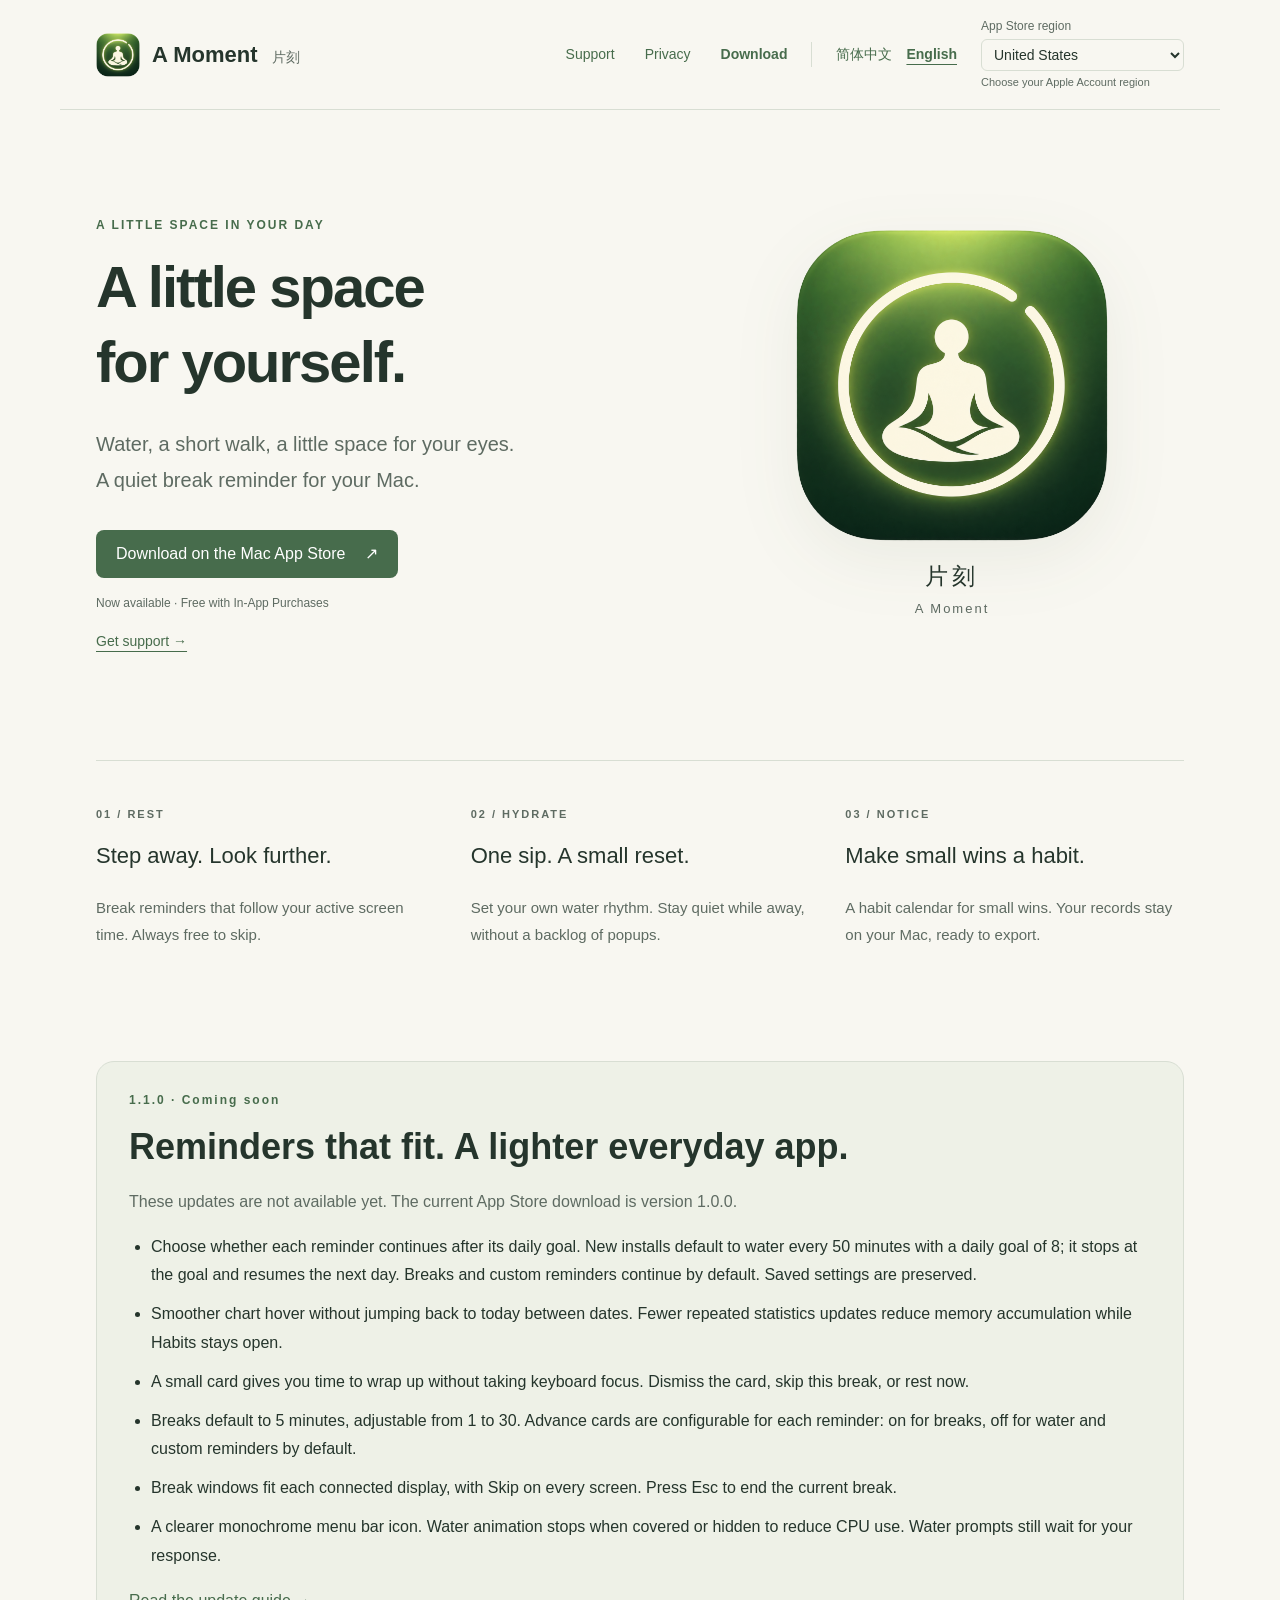
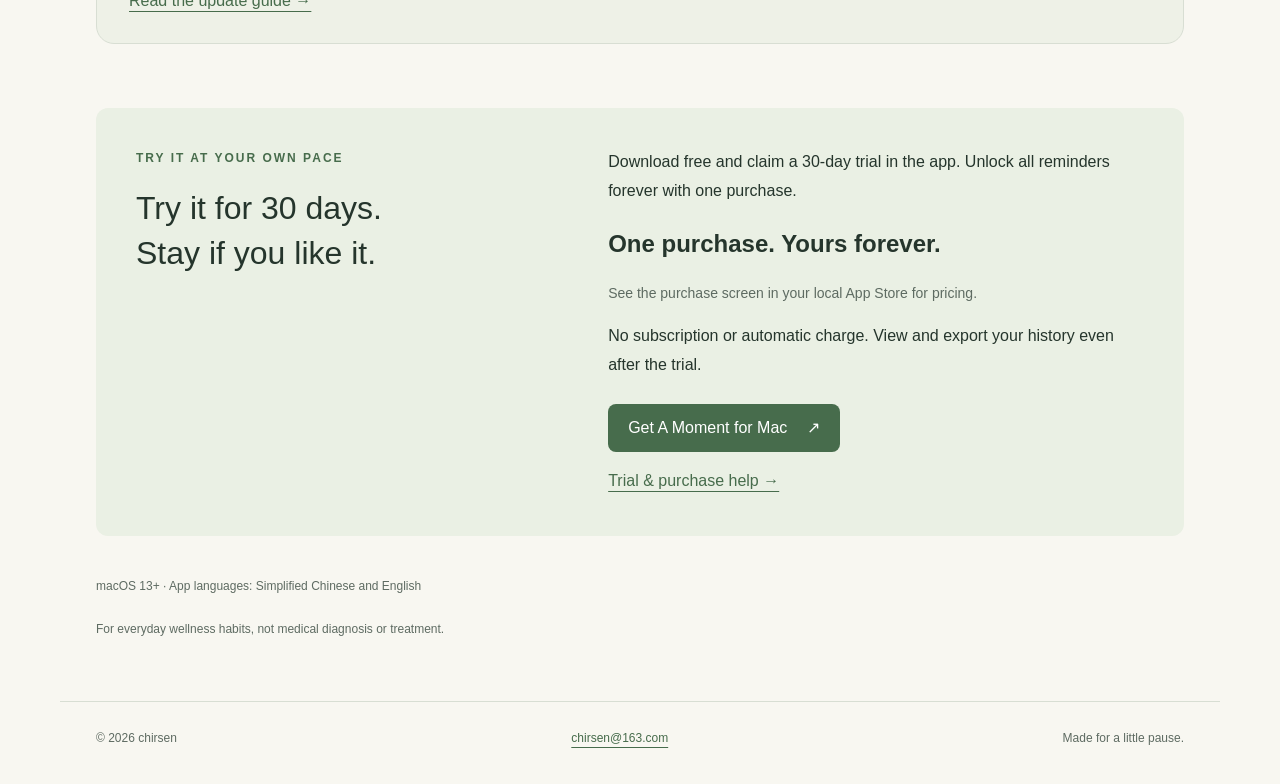
<file: index.html>
<!doctype html>
<html lang="zh-Hans"><head><meta charset="utf-8"><meta name="viewport" content="width=device-width, initial-scale=1">
<title>休息与喝水提醒 · 片刻 A Moment</title>
<meta name="title-zh" content="休息与喝水提醒 · 片刻 A Moment"><meta name="title-en" content="Rest &amp; Hydrate · A Moment">
<meta name="description" content="片刻 A Moment — Mac 休息与喝水提醒。Break and water reminders for your Mac. Support and privacy policy.">
<link rel="icon" href="icon.png"><link rel="stylesheet" href="style.css?v=20261116"><script src="language.js?v=20261115"></script></head>
<body><a class="skip" href="#main"><span data-copy="zh" lang="zh-Hans">跳至内容</span><span data-copy="en" lang="en">Skip to content</span></a>
<header><a class="brand" href="index.html"><img src="icon.png" alt="" width="44" height="44"><span><span data-copy="zh" lang="zh-Hans">片刻 <small>A Moment</small></span><span data-copy="en" lang="en">A Moment <small>片刻</small></span></span></a>
<div class="header-links"><nav aria-label="主导航 / Navigation"><a href="support.html"><span data-copy="zh" lang="zh-Hans">支持</span><span data-copy="en" lang="en">Support</span></a><a href="privacy.html"><span data-copy="zh" lang="zh-Hans">隐私</span><span data-copy="en" lang="en">Privacy</span></a><a class="download-link" data-app-store href="https://apps.apple.com/cn/app/id6830665862?mt=12"><span data-copy="zh" lang="zh-Hans">下载</span><span data-copy="en" lang="en">Download</span></a></nav><nav class="language-picker" aria-label="语言 / Language"><a href="?lang=zh" data-language="zh" lang="zh-Hans">简体中文</a><a href="?lang=en" data-language="en" lang="en">English</a></nav><label class="store-picker"><span data-copy="zh" lang="zh-Hans">App Store 地区</span><span data-copy="en" lang="en">App Store region</span><select id="store-region" aria-describedby="store-region-help">
<option value="cn">中国大陆 / China mainland</option><option value="us">United States</option><option value="jp">日本 / Japan</option><option value="kr">대한민국 / South Korea</option><option value="vn">Việt Nam / Vietnam</option><option value="th">ไทย / Thailand</option>
</select><small id="store-region-help"><span data-copy="zh" lang="zh-Hans">请选择 Apple 账户所在地区</span><span data-copy="en" lang="en">Choose your Apple Account region</span></small></label></div></header>
<main id="main"><section class="hero"><div><p class="eyebrow">A LITTLE SPACE IN YOUR DAY</p>
<h1><span data-copy="zh" lang="zh-Hans">忙碌之间，<br>给自己片刻。</span><span data-copy="en" lang="en">A little space<br>for yourself.</span></h1><p class="intro"><span data-copy="zh" lang="zh-Hans">喝口水，走一走，看看远处。<br>一个安静待在 Mac 上的休息提醒。</span><span data-copy="en" lang="en">Water, a short walk, a little space for your eyes.<br>A quiet break reminder for your Mac.</span></p>
<div class="actions"><a class="button" data-app-store href="https://apps.apple.com/cn/app/id6830665862?mt=12"><span class="button-copy"><span data-copy="zh" lang="zh-Hans">在 Mac App Store 下载</span><span data-copy="en" lang="en">Download on the Mac App Store</span></span><span aria-hidden="true">↗</span></a><span class="release"><span data-copy="zh" lang="zh-Hans">现已上架 · 免费下载，含 App 内购买</span><span data-copy="en" lang="en">Now available · Free with In-App Purchases</span></span><a class="support-link" href="support.html"><span data-copy="zh" lang="zh-Hans">使用帮助 →</span><span data-copy="en" lang="en">Get support →</span></a></div></div>
<div class="app-mark"><img src="icon.png" alt="片刻的缺口光环图标 / A Moment app icon" width="320" height="320"><p>片刻 <span>A Moment</span></p></div></section>
<section class="details" aria-label="功能 / Features"><article><p class="number">01 / REST</p><h2><span data-copy="zh" lang="zh-Hans">停一停，远眺一下。</span><span data-copy="en" lang="en">Step away. Look further.</span></h2><p><span data-copy="zh" lang="zh-Hans">按电脑活跃时间提醒休息。半透明的休息界面，随时可以跳过。</span><span data-copy="en" lang="en">Break reminders that follow your active screen time. Always free to skip.</span></p></article>
<article><p class="number">02 / HYDRATE</p><h2><span data-copy="zh" lang="zh-Hans">记得喝口水。</span><span data-copy="en" lang="en">One sip. A small reset.</span></h2><p><span data-copy="zh" lang="zh-Hans">按自己的节奏设置间隔。离开电脑时保持安静，回来不补弹。</span><span data-copy="en" lang="en">Set your own water rhythm. Stay quiet while away, without a backlog of popups.</span></p></article>
<article><p class="number">03 / NOTICE</p><h2><span data-copy="zh" lang="zh-Hans">看见小小的坚持。</span><span data-copy="en" lang="en">Make small wins a habit.</span></h2><p><span data-copy="zh" lang="zh-Hans">习惯日历留住每一次完成。记录保存在 Mac，随时导出备份。</span><span data-copy="en" lang="en">A habit calendar for small wins. Your records stay on your Mac, ready to export.</span></p></article></section>
<section class="release-update" aria-label="版本更新 / Version update"><p class="eyebrow"><span data-copy="zh" lang="zh-Hans">1.1.0 · 待发布</span><span data-copy="en" lang="en">1.1.0 · Coming soon</span></p>
<h2><span data-copy="zh" lang="zh-Hans">提醒更合适，使用更轻量。</span><span data-copy="en" lang="en">Reminders that fit. A lighter everyday app.</span></h2>
<p><span data-copy="zh" lang="zh-Hans">以下更新尚未上架，当前商店下载仍为 1.0.0。</span><span data-copy="en" lang="en">These updates are not available yet. The current App Store download is version 1.0.0.</span></p>
<ul><li><span data-copy="zh" lang="zh-Hans">每条提醒可设置达标后是否继续。新安装时喝水默认每 50 分钟提醒、每日目标 8 次，达标后当天停止，次日恢复；休息与自定义默认继续。已有设置保留。</span><span data-copy="en" lang="en">Choose whether each reminder continues after its daily goal. New installs default to water every 50 minutes with a daily goal of 8; it stops at the goal and resumes the next day. Breaks and custom reminders continue by default. Saved settings are preserved.</span></li>
<li><span data-copy="zh" lang="zh-Hans">图表横向悬停更连贯，日期之间不再闪回今天；减少统计页重复刷新与长时间打开时的内存累积。</span><span data-copy="en" lang="en">Smoother chart hover without jumping back to today between dates. Fewer repeated statistics updates reduce memory accumulation while Habits stays open.</span></li>
<li><span data-copy="zh" lang="zh-Hans">休息前先出现不抢焦点的小卡片。关闭表示知道了，跳过取消本轮，也可立即休息。</span><span data-copy="en" lang="en">A small card gives you time to wrap up without taking keyboard focus. Dismiss the card, skip this break, or rest now.</span></li>
<li><span data-copy="zh" lang="zh-Hans">休息默认 5 分钟，可设为 1–30 分钟。提前小卡片按提醒配置：走动远眺默认开，喝水和自定义默认关。</span><span data-copy="en" lang="en">Breaks default to 5 minutes, adjustable from 1 to 30. Advance cards are configurable for each reminder: on for breaks, off for water and custom reminders by default.</span></li>
<li><span data-copy="zh" lang="zh-Hans">外接屏幕时，休息界面按各屏尺寸适配，每块屏幕都能跳过；按 Esc 也能结束本轮休息。</span><span data-copy="en" lang="en">Break windows fit each connected display, with Skip on every screen. Press Esc to end the current break.</span></li>
<li><span data-copy="zh" lang="zh-Hans">更清晰的单色菜单栏图标；喝水动画在窗口被遮挡或收起后停止，降低 CPU 占用。喝水提示继续等待你手动回应。</span><span data-copy="en" lang="en">A clearer monochrome menu bar icon. Water animation stops when covered or hidden to reduce CPU use. Water prompts still wait for your response.</span></li></ul>
<a href="support.html"><span data-copy="zh" lang="zh-Hans">查看更新使用说明 →</span><span data-copy="en" lang="en">Read the update guide →</span></a></section>
<section class="pricing"><div><p class="eyebrow">TRY IT AT YOUR OWN PACE</p><h2><span data-copy="zh" lang="zh-Hans">先体验 30 天，<br>喜欢再留下。</span><span data-copy="en" lang="en">Try it for 30 days.<br>Stay if you like it.</span></h2></div><div><p><span data-copy="zh" lang="zh-Hans">免费下载，在应用内领取 30 天完整试用。到期后，一次购买即可永久解锁全部提醒。</span><span data-copy="en" lang="en">Download free and claim a 30-day trial in the app. Unlock all reminders forever with one purchase.</span></p><p class="price"><span data-copy="zh" lang="zh-Hans">一次购买，永久解锁</span><span data-copy="en" lang="en">One purchase. Yours forever.</span></p><p class="local-price"><span data-copy="zh" lang="zh-Hans">价格以你所在地区 App Store 的购买页面为准。</span><span data-copy="en" lang="en">See the purchase screen in your local App Store for pricing.</span></p><p><span data-copy="zh" lang="zh-Hans">不订阅，不自动扣款。试用结束后仍可查看和导出历史。</span><span data-copy="en" lang="en">No subscription or automatic charge. View and export your history even after the trial.</span></p><div class="actions"><a class="button" data-app-store href="https://apps.apple.com/cn/app/id6830665862?mt=12"><span class="button-copy"><span data-copy="zh" lang="zh-Hans">下载片刻，开始体验</span><span data-copy="en" lang="en">Get A Moment for Mac</span></span><span aria-hidden="true">↗</span></a><a href="support.html"><span data-copy="zh" lang="zh-Hans">试用与购买帮助 →</span><span data-copy="en" lang="en">Trial &amp; purchase help →</span></a></div></div></section>
<p class="note"><span data-copy="zh" lang="zh-Hans">macOS 13+ · App 支持简体中文和英语</span><span data-copy="en" lang="en">macOS 13+ · App languages: Simplified Chinese and English</span><br><span data-copy="zh" lang="zh-Hans">用于日常健康习惯提醒，不提供医学诊断或治疗建议。</span><span data-copy="en" lang="en">For everyday wellness habits, not medical diagnosis or treatment.</span></p></main>
<footer><span>© 2026 chirsen</span><a href="mailto:chirsen@163.com">chirsen@163.com</a><span>Made for a little pause.</span></footer>
</body></html>
</file>
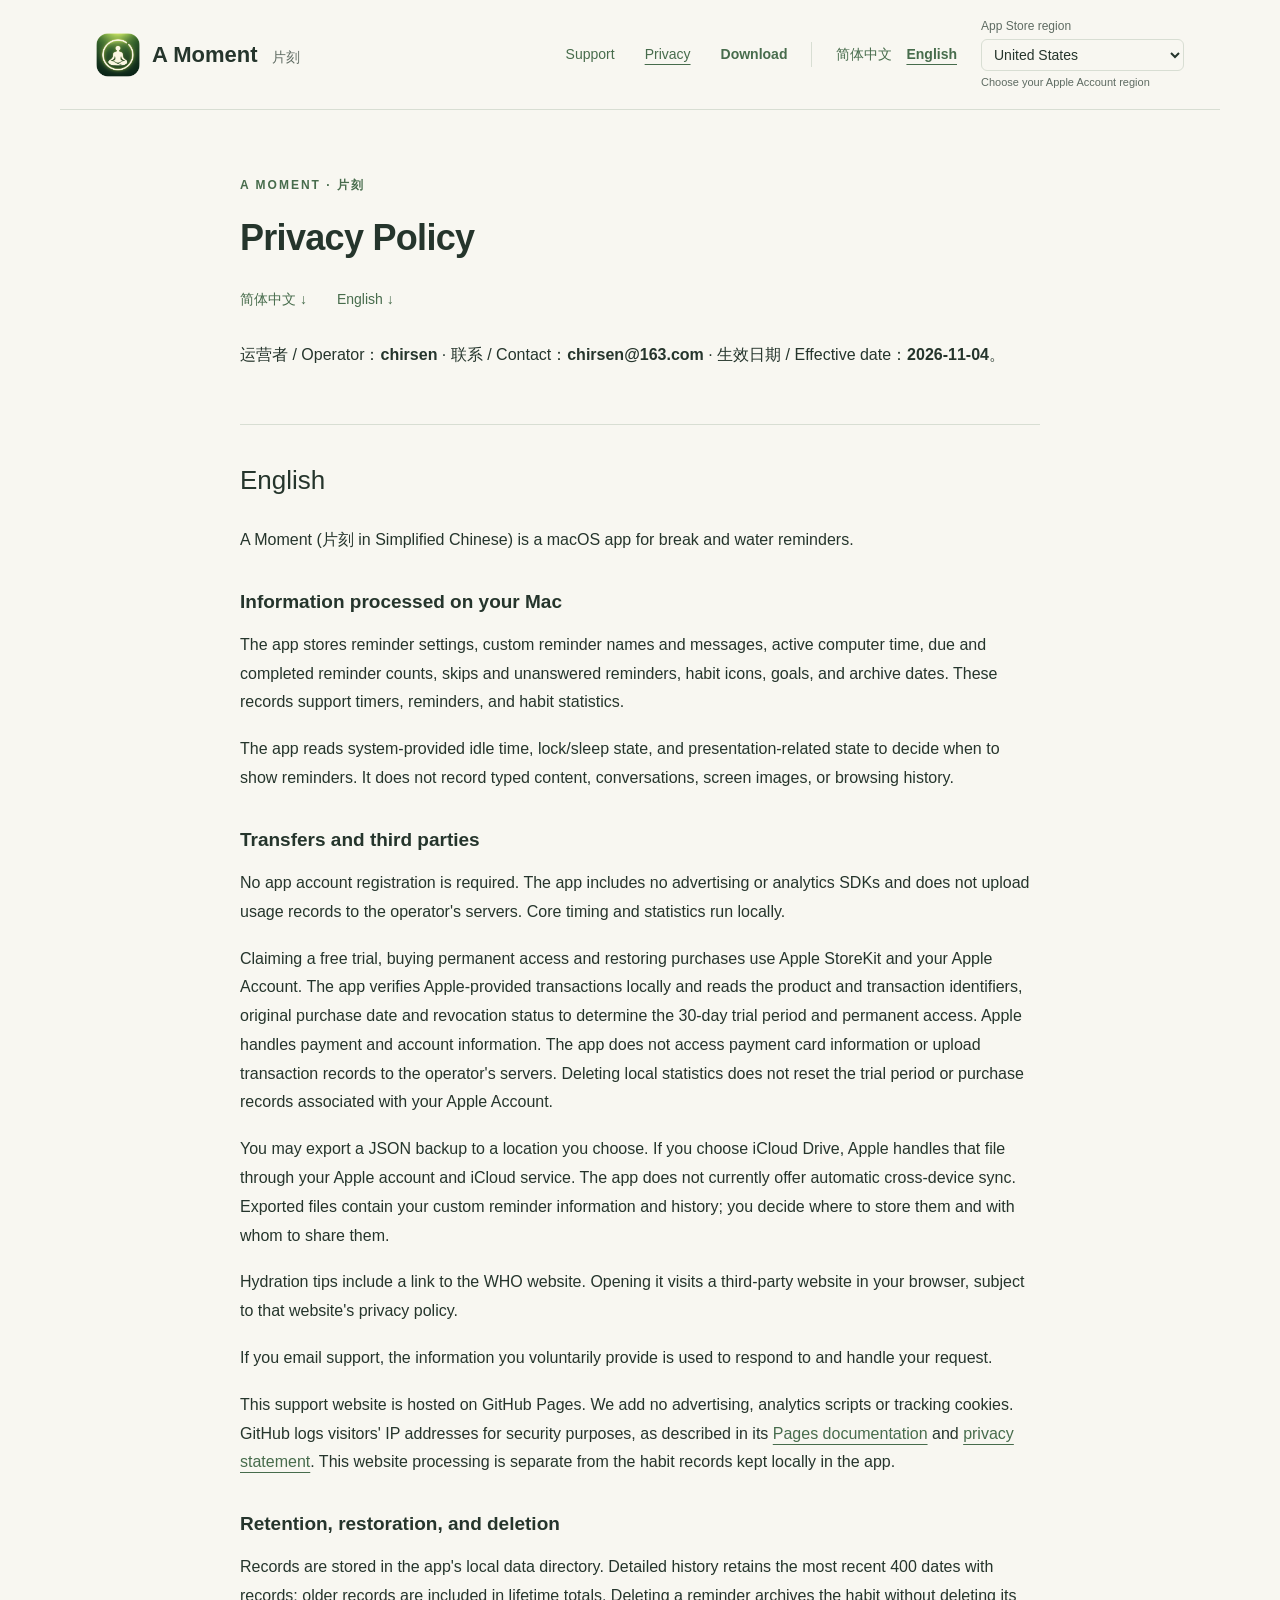
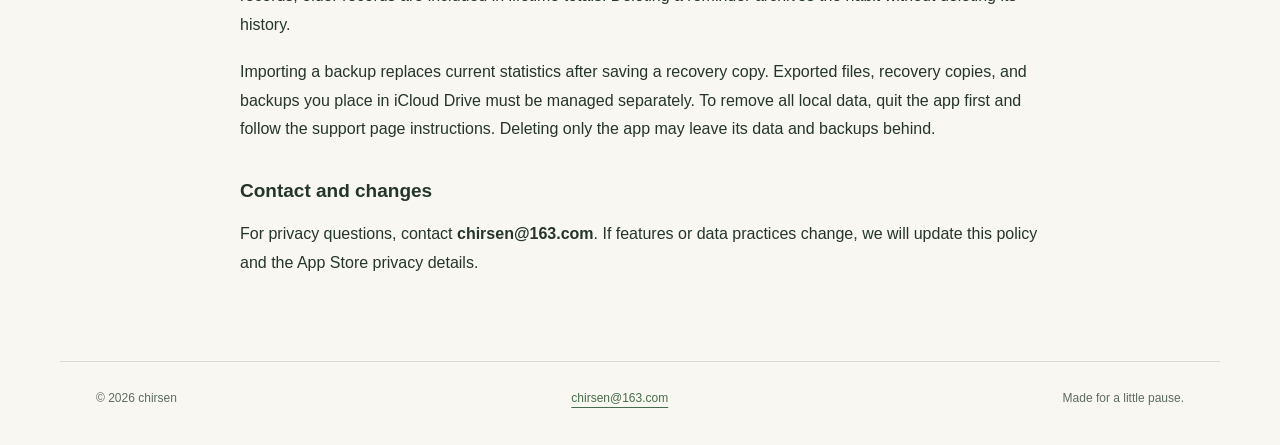
<file: privacy.html>
<!doctype html>
<html lang="zh-Hans"><head><meta charset="utf-8"><meta name="viewport" content="width=device-width, initial-scale=1">
<title>隐私政策 · 片刻 A Moment</title>
<meta name="title-zh" content="隐私政策 · 片刻 A Moment"><meta name="title-en" content="Privacy Policy · A Moment">
<meta name="description" content="片刻 A Moment — Mac 休息与喝水提醒。Break and water reminders for your Mac. Support and privacy policy.">
<link rel="icon" href="icon.png"><link rel="stylesheet" href="style.css?v=20261116"><script src="language.js?v=20261115"></script></head>
<body><a class="skip" href="#main"><span data-copy="zh" lang="zh-Hans">跳至内容</span><span data-copy="en" lang="en">Skip to content</span></a>
<header><a class="brand" href="index.html"><img src="icon.png" alt="" width="44" height="44"><span><span data-copy="zh" lang="zh-Hans">片刻 <small>A Moment</small></span><span data-copy="en" lang="en">A Moment <small>片刻</small></span></span></a>
<div class="header-links"><nav aria-label="主导航 / Navigation"><a href="support.html"><span data-copy="zh" lang="zh-Hans">支持</span><span data-copy="en" lang="en">Support</span></a><a href="privacy.html" aria-current="page"><span data-copy="zh" lang="zh-Hans">隐私</span><span data-copy="en" lang="en">Privacy</span></a><a class="download-link" data-app-store href="https://apps.apple.com/cn/app/id6830665862?mt=12"><span data-copy="zh" lang="zh-Hans">下载</span><span data-copy="en" lang="en">Download</span></a></nav><nav class="language-picker" aria-label="语言 / Language"><a href="?lang=zh" data-language="zh" lang="zh-Hans">简体中文</a><a href="?lang=en" data-language="en" lang="en">English</a></nav><label class="store-picker"><span data-copy="zh" lang="zh-Hans">App Store 地区</span><span data-copy="en" lang="en">App Store region</span><select id="store-region" aria-describedby="store-region-help">
<option value="cn">中国大陆 / China mainland</option><option value="us">United States</option><option value="jp">日本 / Japan</option><option value="kr">대한민국 / South Korea</option><option value="vn">Việt Nam / Vietnam</option><option value="th">ไทย / Thailand</option>
</select><small id="store-region-help"><span data-copy="zh" lang="zh-Hans">请选择 Apple 账户所在地区</span><span data-copy="en" lang="en">Choose your Apple Account region</span></small></label></div></header>
<main id="main"><div class="document"><p class="eyebrow">A MOMENT · 片刻</p><h1><span data-copy="zh" lang="zh-Hans">隐私政策</span><span data-copy="en" lang="en">Privacy Policy</span></h1><nav class="languages" aria-label="文档语言 / Document language"><a href="#zh">简体中文 ↓</a><a href="#en">English ↓</a></nav><p>运营者 / Operator：<strong>chirsen</strong> · 联系 / Contact：<strong>chirsen@163.com</strong> · 生效日期 / Effective date：<strong>2026-11-04</strong>。</p>
<section id="zh" lang="zh" data-copy="zh"><h2>简体中文</h2>
<p>片刻（英文名称 A Moment）是一款 macOS 休息与喝水提醒应用。</p>
<h3>本地处理的信息</h3>
<p>应用在本机保存提醒设置、自定义提醒名称与内容、使用电脑的活跃时长、提醒到点与完成次数、跳过和未回应次数、习惯图标、目标及归档时间。这些信息用于计时、展示提醒和习惯统计。</p>
<p>应用读取系统提供的空闲时间、屏幕锁定/睡眠状态及演示相关状态，以决定何时提醒；不会记录键盘输入的内容、聊天文字、屏幕图像或浏览历史。</p>
<h3>数据传输与第三方</h3>
<p>应用无需注册账号，不包含广告或分析 SDK，也不会把使用记录传到运营者服务器。核心计时与统计在本机完成。</p>
<p>领取免费试用、购买永久解锁和恢复购买通过 Apple StoreKit 处理，需要使用 Apple 账户。应用在本机验证 Apple 提供的交易凭证，并读取商品标识、交易标识、原始购买日期及撤销状态，用于判断 30 天试用期限和永久使用权限。付款及账户信息由 Apple 处理，应用不读取银行卡信息，也不将交易记录上传至运营者服务器。删除本机统计不会重置 Apple 账户的试用期限或购买记录。</p>
<p>你可以主动选择文件位置导出 JSON 备份。若选择 iCloud Drive，文件由你的 Apple 账号与 iCloud 服务处理；应用目前不提供多设备自动同步。导出的文件包含你的自定义提醒信息与历史数据，请自行决定保存与分享对象。</p>
<p>饮水提示中提供 WHO 网站链接。主动打开链接后，由浏览器访问第三方网站，该网站适用其自身的隐私政策。</p>
<p>若主动联系支持邮箱，你提供的邮件内容和联系信息仅用于回复与处理你的请求。</p>
<p>本支持网站由 GitHub Pages 托管，不添加广告、分析脚本或追踪 Cookie。GitHub 会为安全目的记录访问者 IP 地址，详见 <a href="https://docs.github.com/en/pages/getting-started-with-github-pages/what-is-github-pages">GitHub Pages 说明</a>及 <a href="https://docs.github.com/en/site-policy/privacy-policies/github-general-privacy-statement">GitHub 隐私声明</a>。这与应用内本地保存的习惯记录分开处理。</p>
<h3>保存、恢复与删除</h3>
<p>数据保存在本机应用数据目录中。近期明细保留最近 400 个有记录日期，更早数据汇入累计。删除提醒会将对应习惯归档，不会自动删除历史记录。</p>
<p>导入备份会替换当前统计，并先保存一份恢复副本。导出文件、恢复副本以及自行存入 iCloud Drive 的备份需要你分别管理。需要删除本机全部数据时，请先退出应用，并参考支持页面的数据删除步骤；仅删除 App 本体不一定删除数据或备份。</p>
<h3>联系与更新</h3>
<p>隐私问题请联系 <strong>chirsen@163.com</strong>。若功能或数据处理方式改变，我们会更新本政策与商店隐私说明。</p>
</section>
<section id="en" lang="en" data-copy="en"><h2>English</h2>
<p>A Moment (片刻 in Simplified Chinese) is a macOS app for break and water reminders.</p>
<h3>Information processed on your Mac</h3>
<p>The app stores reminder settings, custom reminder names and messages, active computer time, due and completed reminder counts, skips and unanswered reminders, habit icons, goals, and archive dates. These records support timers, reminders, and habit statistics.</p>
<p>The app reads system-provided idle time, lock/sleep state, and presentation-related state to decide when to show reminders. It does not record typed content, conversations, screen images, or browsing history.</p>
<h3>Transfers and third parties</h3>
<p>No app account registration is required. The app includes no advertising or analytics SDKs and does not upload usage records to the operator&#x27;s servers. Core timing and statistics run locally.</p>
<p>Claiming a free trial, buying permanent access and restoring purchases use Apple StoreKit and your Apple Account. The app verifies Apple-provided transactions locally and reads the product and transaction identifiers, original purchase date and revocation status to determine the 30-day trial period and permanent access. Apple handles payment and account information. The app does not access payment card information or upload transaction records to the operator&#x27;s servers. Deleting local statistics does not reset the trial period or purchase records associated with your Apple Account.</p>
<p>You may export a JSON backup to a location you choose. If you choose iCloud Drive, Apple handles that file through your Apple account and iCloud service. The app does not currently offer automatic cross-device sync. Exported files contain your custom reminder information and history; you decide where to store them and with whom to share them.</p>
<p>Hydration tips include a link to the WHO website. Opening it visits a third-party website in your browser, subject to that website&#x27;s privacy policy.</p>
<p>If you email support, the information you voluntarily provide is used to respond to and handle your request.</p>
<p>This support website is hosted on GitHub Pages. We add no advertising, analytics scripts or tracking cookies. GitHub logs visitors&#x27; IP addresses for security purposes, as described in its <a href="https://docs.github.com/en/pages/getting-started-with-github-pages/what-is-github-pages">Pages documentation</a> and <a href="https://docs.github.com/en/site-policy/privacy-policies/github-general-privacy-statement">privacy statement</a>. This website processing is separate from the habit records kept locally in the app.</p>
<h3>Retention, restoration, and deletion</h3>
<p>Records are stored in the app&#x27;s local data directory. Detailed history retains the most recent 400 dates with records; older records are included in lifetime totals. Deleting a reminder archives the habit without deleting its history.</p>
<p>Importing a backup replaces current statistics after saving a recovery copy. Exported files, recovery copies, and backups you place in iCloud Drive must be managed separately. To remove all local data, quit the app first and follow the support page instructions. Deleting only the app may leave its data and backups behind.</p>
<h3>Contact and changes</h3>
<p>For privacy questions, contact <strong>chirsen@163.com</strong>. If features or data practices change, we will update this policy and the App Store privacy details.</p>
</section></div></main>
<footer><span>© 2026 chirsen</span><a href="mailto:chirsen@163.com">chirsen@163.com</a><span>Made for a little pause.</span></footer>
</body></html>
</file>
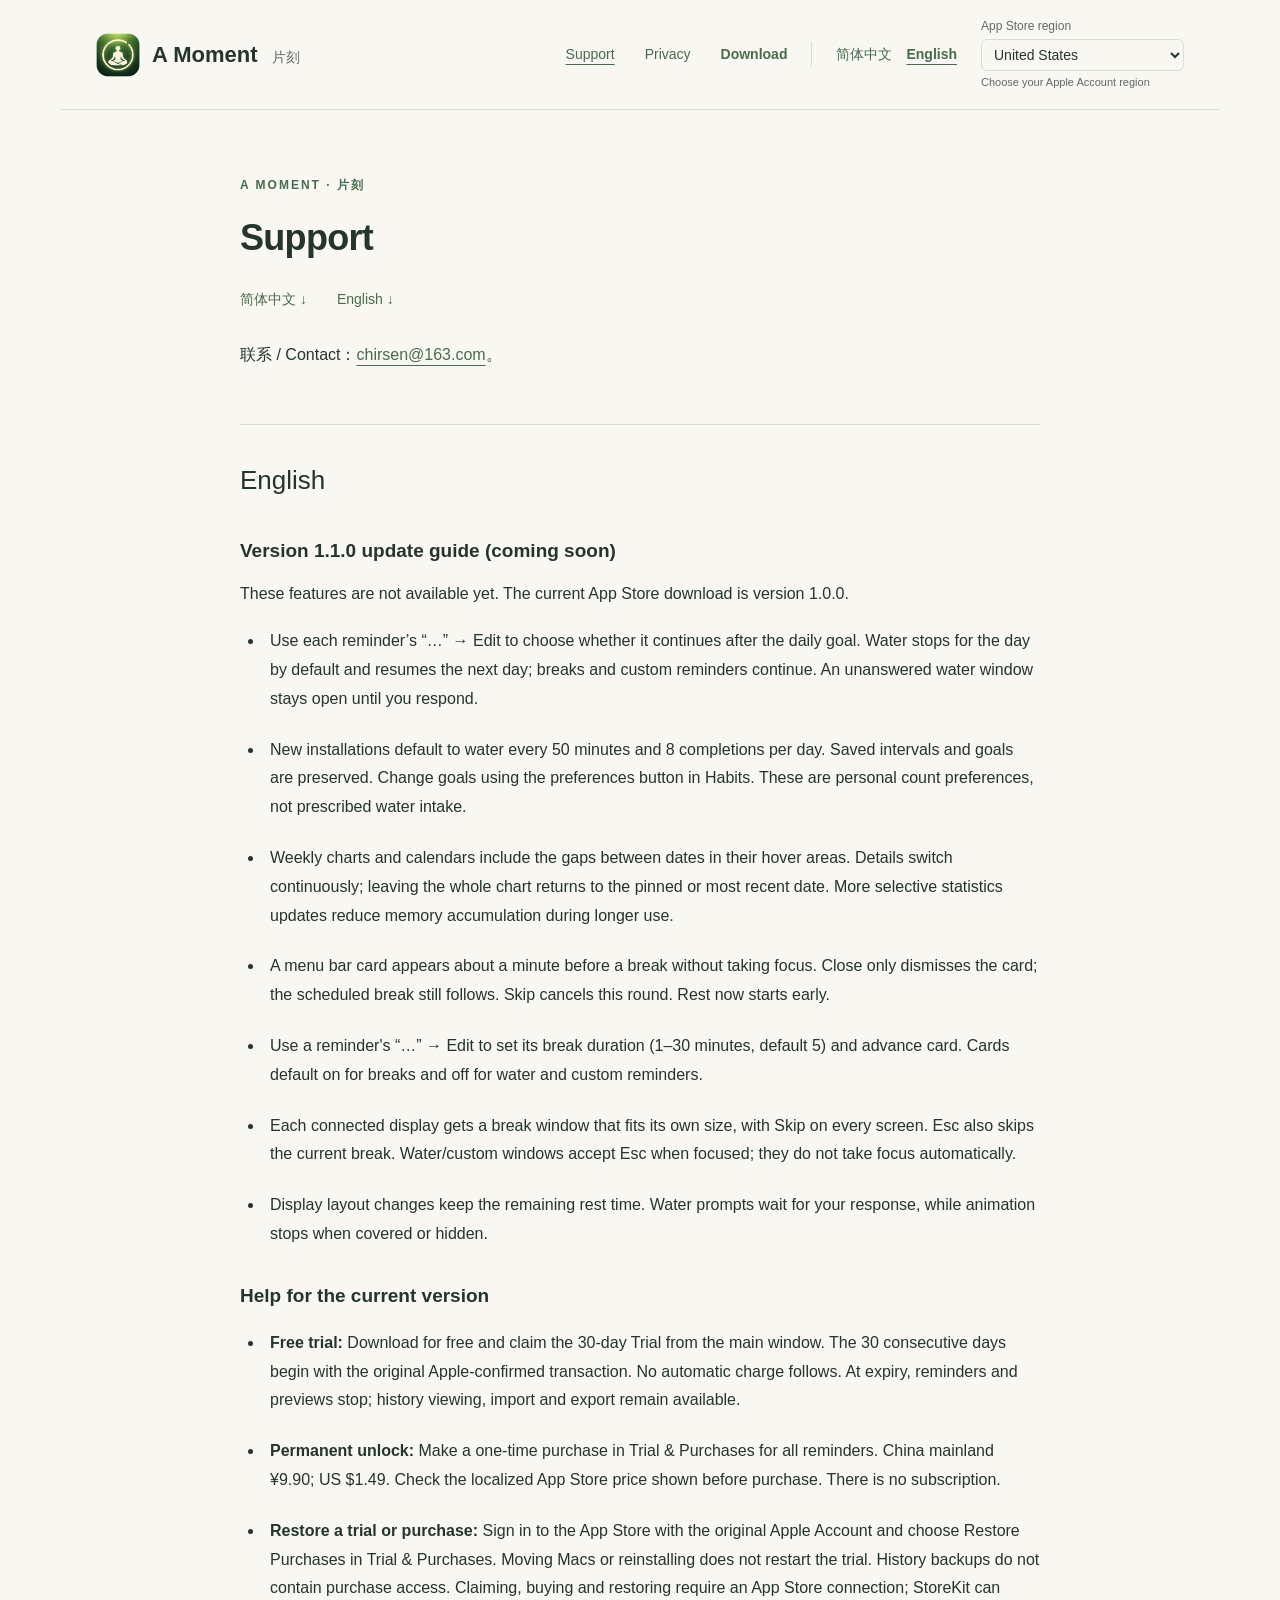
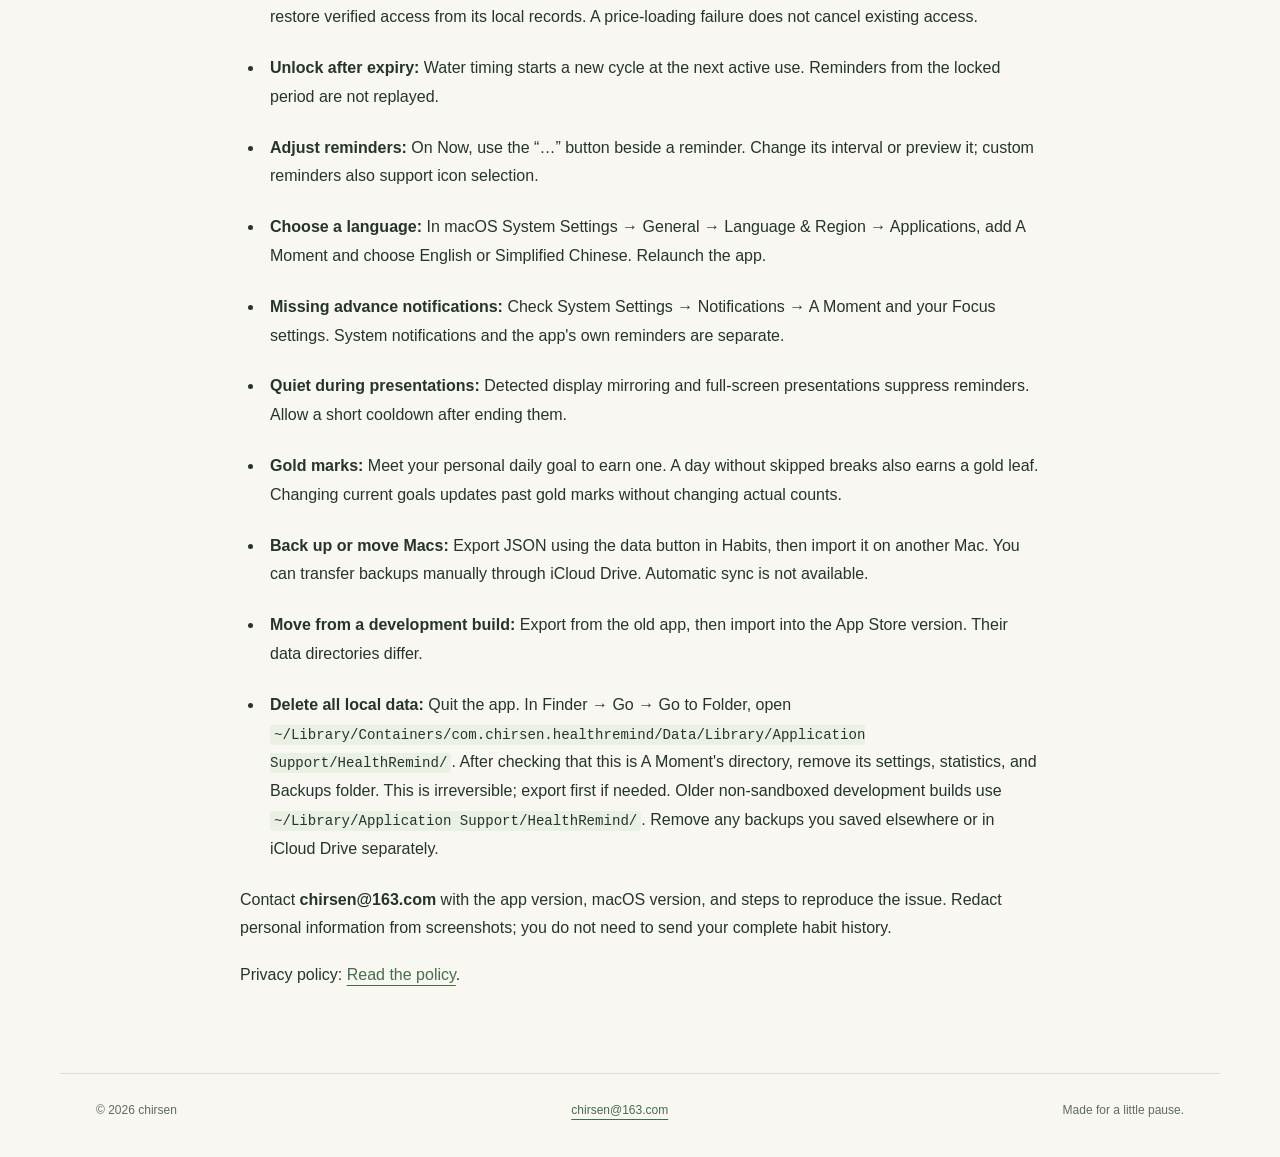
<file: support.html>
<!doctype html>
<html lang="zh-Hans"><head><meta charset="utf-8"><meta name="viewport" content="width=device-width, initial-scale=1">
<title>使用帮助 · 片刻 A Moment</title>
<meta name="title-zh" content="使用帮助 · 片刻 A Moment"><meta name="title-en" content="Support · A Moment">
<meta name="description" content="片刻 A Moment — Mac 休息与喝水提醒。Break and water reminders for your Mac. Support and privacy policy.">
<link rel="icon" href="icon.png"><link rel="stylesheet" href="style.css?v=20261116"><script src="language.js?v=20261115"></script></head>
<body><a class="skip" href="#main"><span data-copy="zh" lang="zh-Hans">跳至内容</span><span data-copy="en" lang="en">Skip to content</span></a>
<header><a class="brand" href="index.html"><img src="icon.png" alt="" width="44" height="44"><span><span data-copy="zh" lang="zh-Hans">片刻 <small>A Moment</small></span><span data-copy="en" lang="en">A Moment <small>片刻</small></span></span></a>
<div class="header-links"><nav aria-label="主导航 / Navigation"><a href="support.html" aria-current="page"><span data-copy="zh" lang="zh-Hans">支持</span><span data-copy="en" lang="en">Support</span></a><a href="privacy.html"><span data-copy="zh" lang="zh-Hans">隐私</span><span data-copy="en" lang="en">Privacy</span></a><a class="download-link" data-app-store href="https://apps.apple.com/cn/app/id6830665862?mt=12"><span data-copy="zh" lang="zh-Hans">下载</span><span data-copy="en" lang="en">Download</span></a></nav><nav class="language-picker" aria-label="语言 / Language"><a href="?lang=zh" data-language="zh" lang="zh-Hans">简体中文</a><a href="?lang=en" data-language="en" lang="en">English</a></nav><label class="store-picker"><span data-copy="zh" lang="zh-Hans">App Store 地区</span><span data-copy="en" lang="en">App Store region</span><select id="store-region" aria-describedby="store-region-help">
<option value="cn">中国大陆 / China mainland</option><option value="us">United States</option><option value="jp">日本 / Japan</option><option value="kr">대한민국 / South Korea</option><option value="vn">Việt Nam / Vietnam</option><option value="th">ไทย / Thailand</option>
</select><small id="store-region-help"><span data-copy="zh" lang="zh-Hans">请选择 Apple 账户所在地区</span><span data-copy="en" lang="en">Choose your Apple Account region</span></small></label></div></header>
<main id="main"><div class="document"><p class="eyebrow">A MOMENT · 片刻</p><h1><span data-copy="zh" lang="zh-Hans">使用帮助</span><span data-copy="en" lang="en">Support</span></h1><nav class="languages" aria-label="文档语言 / Document language"><a href="#zh">简体中文 ↓</a><a href="#en">English ↓</a></nav><p>联系 / Contact：<a href="mailto:chirsen@163.com">chirsen@163.com</a>。</p>
<section id="zh" lang="zh" data-copy="zh"><h2>简体中文</h2>
<h3>1.1.0 更新说明（待发布）</h3>
<p>以下功能尚未上架，当前 App Store 下载仍为 1.0.0。</p>
<ul class="guide">
<li>在每条提醒的“…” → 编辑中设置“达标后继续提醒”。喝水默认达标后当天不再提醒，次日恢复；休息和自定义默认继续。关闭后不会自动关掉已出现、尚未回应的喝水窗口。</li>
<li>新安装时喝水默认每 50 分钟提醒一次，每日目标 8 次。已有间隔和目标继续保留；目标可在“习惯”页的统计偏好中修改。这是个人次数安排，不是统一饮水量建议。</li>
<li>周图和日历的悬停区域覆盖日期间的空隙，横向移动时连续切换，离开整个图表后才返回固定或最近日期。减少统计页重复刷新与长时间打开时的内存累积。</li>
<li>休息前约一分钟出现菜单栏小卡片，不抢焦点。× 只收起预告，到点仍提醒；“跳过这次”取消本轮；“立即休息”提前开始。</li>
<li>在提醒的“…” → 编辑中设置休息时长（1–30 分钟，默认 5 分钟）和提前小卡片。走动远眺默认开启卡片，喝水和自定义默认关闭。</li>
<li>连接外接显示器后，休息窗口按各自屏幕大小显示，任意屏幕均可跳过。按 Esc 也会跳过本轮休息；喝水和自定义小窗需先获得键盘焦点，不会主动打断输入。</li>
<li>屏幕布局变化后重新适配，保留剩余休息时间。喝水提示不超时关闭；动画在被遮挡或收起后停止。</li>
</ul>
<h3>当前版本使用帮助</h3>
<ul class="guide">
<li><strong>免费试用</strong>：免费下载后，在首页领取「30 天试用」，从 Apple 确认领取时起连续计算 30 天。到期不自动扣款；提醒和预览停止，历史记录仍可查看、导入和导出。</li>
<li><strong>永久解锁</strong>：在「试用与购买」中一次付费，永久使用全部提醒。中国大陆 ¥9.90，美国 $1.49，以购买页面显示的 App Store 价格为准。没有订阅费用。</li>
<li><strong>恢复试用或购买</strong>：App Store 登录原 Apple 账户，在「试用与购买」点「恢复购买」。换电脑或重装不会重新计算 30 天；统计备份不包含购买权限。首次领取、购买和恢复需要连接 App Store，已验证的权限可由 StoreKit 本地记录恢复；价格暂时加载失败不会取消已有权限。</li>
<li><strong>到期后重新解锁</strong>：提醒恢复后，喝水从下一次活跃使用开始新周期，不补弹未解锁期间的提醒。</li>
<li><strong>调整提醒</strong>：在「此刻」页点击提醒旁的「…」。可调整间隔、预览；自定义提醒还可选图标。</li>
<li><strong>切换语言</strong>：macOS「系统设置 → 通用 → 语言与地区 → 应用程序」中添加片刻，选择简体中文或英语，重启应用。</li>
<li><strong>提前通知没出现</strong>：检查「系统设置 → 通知 → 片刻」，以及当前专注模式。应用内提示与系统通知是不同的呈现方式。</li>
<li><strong>投屏时不提醒</strong>：检测到镜像投屏或全屏演示时会暂停弹出提示，结束后稍等再试。</li>
<li><strong>金色标识</strong>：完成个人每日目标即可获得。休息当天无跳过也可获得金叶；调整当前目标会更新历史金标，不改变原始次数。</li>
<li><strong>备份与换电脑</strong>：「习惯」页右上角数据按钮导出 JSON。新 Mac 上导入；可手动通过 iCloud Drive 传递。没有自动云同步。</li>
<li><strong>从测试版转到商店版</strong>：先在测试版导出，再在商店版导入；沙盒版的数据目录与旧版不同。</li>
<li><strong>删除全部本机数据</strong>：先退出应用，再在 Finder「前往文件夹」中进入 <code>~/Library/Containers/com.chirsen.healthremind/Data/Library/Application Support/HealthRemind/</code>，确认是本应用目录后移除其中的设置、统计及 Backups。删除不可恢复，请按需要先导出。旧非沙盒测试版目录为 <code>~/Library/Application Support/HealthRemind/</code>。你自行保存到其他位置或 iCloud Drive 的备份需要另外删除。</li>
</ul>
<p>遇到问题请发邮件至 <strong>chirsen@163.com</strong>，附应用版本、macOS 版本和复现步骤。截图可以遮盖私人内容，不需要提供整份个人统计。</p>
<p>隐私政策：<a href="privacy.html#zh">查看隐私政策</a>。</p>
</section>
<section id="en" lang="en" data-copy="en"><h2>English</h2>
<h3>Version 1.1.0 update guide (coming soon)</h3>
<p>These features are not available yet. The current App Store download is version 1.0.0.</p>
<ul class="guide">
<li>Use each reminder’s “…” → Edit to choose whether it continues after the daily goal. Water stops for the day by default and resumes the next day; breaks and custom reminders continue. An unanswered water window stays open until you respond.</li>
<li>New installations default to water every 50 minutes and 8 completions per day. Saved intervals and goals are preserved. Change goals using the preferences button in Habits. These are personal count preferences, not prescribed water intake.</li>
<li>Weekly charts and calendars include the gaps between dates in their hover areas. Details switch continuously; leaving the whole chart returns to the pinned or most recent date. More selective statistics updates reduce memory accumulation during longer use.</li>
<li>A menu bar card appears about a minute before a break without taking focus. Close only dismisses the card; the scheduled break still follows. Skip cancels this round. Rest now starts early.</li>
<li>Use a reminder&#x27;s “…” → Edit to set its break duration (1–30 minutes, default 5) and advance card. Cards default on for breaks and off for water and custom reminders.</li>
<li>Each connected display gets a break window that fits its own size, with Skip on every screen. Esc also skips the current break. Water/custom windows accept Esc when focused; they do not take focus automatically.</li>
<li>Display layout changes keep the remaining rest time. Water prompts wait for your response, while animation stops when covered or hidden.</li>
</ul>
<h3>Help for the current version</h3>
<ul class="guide">
<li><strong>Free trial:</strong> Download for free and claim the 30-day Trial from the main window. The 30 consecutive days begin with the original Apple-confirmed transaction. No automatic charge follows. At expiry, reminders and previews stop; history viewing, import and export remain available.</li>
<li><strong>Permanent unlock:</strong> Make a one-time purchase in Trial &amp; Purchases for all reminders. China mainland ¥9.90; US $1.49. Check the localized App Store price shown before purchase. There is no subscription.</li>
<li><strong>Restore a trial or purchase:</strong> Sign in to the App Store with the original Apple Account and choose Restore Purchases in Trial &amp; Purchases. Moving Macs or reinstalling does not restart the trial. History backups do not contain purchase access. Claiming, buying and restoring require an App Store connection; StoreKit can restore verified access from its local records. A price-loading failure does not cancel existing access.</li>
<li><strong>Unlock after expiry:</strong> Water timing starts a new cycle at the next active use. Reminders from the locked period are not replayed.</li>
<li><strong>Adjust reminders:</strong> On Now, use the “…” button beside a reminder. Change its interval or preview it; custom reminders also support icon selection.</li>
<li><strong>Choose a language:</strong> In macOS System Settings → General → Language &amp; Region → Applications, add A Moment and choose English or Simplified Chinese. Relaunch the app.</li>
<li><strong>Missing advance notifications:</strong> Check System Settings → Notifications → A Moment and your Focus settings. System notifications and the app&#x27;s own reminders are separate.</li>
<li><strong>Quiet during presentations:</strong> Detected display mirroring and full-screen presentations suppress reminders. Allow a short cooldown after ending them.</li>
<li><strong>Gold marks:</strong> Meet your personal daily goal to earn one. A day without skipped breaks also earns a gold leaf. Changing current goals updates past gold marks without changing actual counts.</li>
<li><strong>Back up or move Macs:</strong> Export JSON using the data button in Habits, then import it on another Mac. You can transfer backups manually through iCloud Drive. Automatic sync is not available.</li>
<li><strong>Move from a development build:</strong> Export from the old app, then import into the App Store version. Their data directories differ.</li>
<li><strong>Delete all local data:</strong> Quit the app. In Finder → Go → Go to Folder, open <code>~/Library/Containers/com.chirsen.healthremind/Data/Library/Application Support/HealthRemind/</code>. After checking that this is A Moment&#x27;s directory, remove its settings, statistics, and Backups folder. This is irreversible; export first if needed. Older non-sandboxed development builds use <code>~/Library/Application Support/HealthRemind/</code>. Remove any backups you saved elsewhere or in iCloud Drive separately.</li>
</ul>
<p>Contact <strong>chirsen@163.com</strong> with the app version, macOS version, and steps to reproduce the issue. Redact personal information from screenshots; you do not need to send your complete habit history.</p>
<p>Privacy policy: <a href="privacy.html#en">Read the policy</a>.</p>
</section></div></main>
<footer><span>© 2026 chirsen</span><a href="mailto:chirsen@163.com">chirsen@163.com</a><span>Made for a little pause.</span></footer>
</body></html>
</file>
<file: style.css>
:root{color-scheme:light;--paper:#f8f7f1;--ink:#25352c;--muted:#5e6b62;--green:#476c4c;--line:#d8ded3}
*{box-sizing:border-box}html{scroll-behavior:smooth}body{margin:0;background:var(--paper);color:var(--ink);font:16px/1.8 -apple-system,BlinkMacSystemFont,"Segoe UI","PingFang SC",sans-serif}a{color:var(--green);text-underline-offset:5px}a:hover{color:#203e26}a:focus-visible{outline:3px solid #94ad71;outline-offset:5px;border-radius:2px}header,main,footer{max-width:1160px;margin:auto;padding-left:36px;padding-right:36px}header{min-height:110px;display:flex;align-items:center;justify-content:space-between;gap:24px;border-bottom:1px solid var(--line)}.brand{display:flex;align-items:center;gap:12px;color:var(--ink);font-size:22px;font-weight:600;text-decoration:none;white-space:nowrap}.brand small{font-size:14px;color:var(--muted);font-weight:400;margin-left:8px}nav{display:flex;gap:30px;font-size:14px}nav a{text-decoration:none}nav a[aria-current]{text-decoration:underline}.skip{position:absolute;left:12px;top:-90px;background:white;padding:12px;z-index:2}.skip:focus{top:8px}.hero{min-height:650px;display:grid;grid-template-columns:1.25fr 1fr;align-items:center;gap:44px;padding:70px 0}.eyebrow,.number{font-size:12px;letter-spacing:2px;font-weight:600;color:var(--green)}h1,h2,h3,p{margin-top:0}h1{font-size:58px;line-height:1.3;font-weight:600;letter-spacing:-2px;margin-bottom:26px}.intro{font-size:20px;color:var(--muted)}.english{font-size:16px;color:var(--muted)}.actions{margin-top:32px;display:flex;flex-direction:column;gap:15px;align-items:flex-start}.button{display:inline-flex;gap:30px;align-items:center;background:var(--green);color:white;text-decoration:none;padding:12px 20px;border-radius:8px}.button:hover{background:#35533a;color:white}.release{font-size:12px;color:var(--muted)}.app-mark{text-align:center}.app-mark img{width:min(100%,320px);height:auto;filter:drop-shadow(0 20px 32px #325c2a12)}.app-mark p{font-size:23px;letter-spacing:4px}.app-mark span{display:block;font-size:13px;letter-spacing:2px;color:var(--muted)}.details{display:grid;grid-template-columns:repeat(3,1fr);gap:36px;border-top:1px solid var(--line);padding:44px 0 58px}.details h2{font-size:22px;font-weight:500}.details p{font-size:15px;color:var(--muted)}.details .number{font-size:11px}.pricing{display:grid;grid-template-columns:1fr 1.3fr;gap:60px;background:#eaf0e4;padding:40px;border-radius:12px;margin:0 0 40px}.pricing h2{font-size:32px;line-height:1.4;font-weight:500}.price{font-size:24px;font-weight:600}.price span{font-size:17px;font-weight:400;color:#8b9588;margin:0 12px}.pricing p{margin-bottom:16px}.pricing p[lang=en]{font-size:14px;color:var(--muted)}.note{color:var(--muted);font-size:12px;margin:30px 0 60px}.document{max-width:800px;margin:auto;padding:65px 0}.document h1{font-size:36px;letter-spacing:-.7px}.languages{margin:0 0 28px}.document section{scroll-margin-top:24px;margin-top:55px}.document h2{font-size:26px;font-weight:500;border-top:1px solid var(--line);padding-top:32px}.document h3{font-size:19px;margin:30px 0 12px}.document p{margin-bottom:18px}.guide{padding-left:24px}.guide li{margin-bottom:22px;padding-left:6px}code{font-size:.88em;overflow-wrap:anywhere;background:#eaf0e4;padding:2px 4px;border-radius:3px}footer{display:flex;flex-wrap:wrap;justify-content:space-between;gap:14px;padding-top:26px;padding-bottom:35px;border-top:1px solid var(--line);color:var(--muted);font-size:12px}
@media(max-width:720px){header,main,footer{padding-left:22px;padding-right:22px}header{min-height:90px;gap:14px;flex-wrap:wrap;padding-top:18px;padding-bottom:18px}nav{gap:20px;font-size:13px}.brand small{display:none}.hero{grid-template-columns:1fr;gap:12px;padding:48px 0;min-height:auto}h1{font-size:42px;letter-spacing:-1px}.app-mark{display:none}.intro{font-size:18px}.details{grid-template-columns:1fr;gap:16px;padding:32px 0}.details article{padding-bottom:12px}.pricing{grid-template-columns:1fr;gap:8px;padding:26px}.pricing h2{font-size:28px}.price{font-size:20px}.document{padding:40px 0}.document h1{font-size:29px}.document p,.guide{font-size:15px}}
.button{max-width:100%;gap:20px;line-height:1.5}.button-copy{display:block;min-width:0}.button-copy small{display:block;font-size:12px;font-weight:400;margin-top:4px;opacity:.88}.download-link{font-weight:600}.support-link{font-size:14px}.pricing .actions{margin-top:24px}nav{flex-wrap:wrap}
[data-copy]{display:block}html[data-language=zh] [data-copy=en],html[data-language=en] [data-copy=zh]{display:none}.header-links{display:flex;flex-wrap:wrap;justify-content:flex-end;align-items:center;gap:24px}.language-picker{gap:14px;border-left:1px solid var(--line);padding-left:24px}.language-picker a[aria-current]{font-weight:600}.price [data-copy]{font:inherit;color:inherit;margin:0}.local-price{font-size:14px;color:var(--muted)}
@media(max-width:720px){.header-links{justify-content:flex-start;gap:12px 20px}.language-picker{padding-left:0;border-left:0}.button-copy{overflow-wrap:anywhere}}
@media(prefers-reduced-motion:reduce){html{scroll-behavior:auto}}
.store-picker{display:flex;flex-direction:column;gap:2px;font-size:12px;color:var(--muted);max-width:100%;padding:12px 0}.store-picker select{font:inherit;font-size:14px;color:var(--ink);background:var(--paper);border:1px solid var(--line);border-radius:6px;padding:6px 8px;max-width:100%}.store-picker select:focus-visible{outline:3px solid #94ad71;outline-offset:2px}.store-picker small{font-size:11px}

.release-update{margin:40px 0 64px;padding:28px 32px;border:1px solid var(--line);border-radius:18px;background:#eef1e7}.release-update h2{font-size:clamp(25px,4vw,36px);line-height:1.35;margin:8px 0 16px}.release-update>p:not(.eyebrow){color:var(--muted)}.release-update li{margin:10px 0}.release-update ul{padding-left:22px}@media(max-width:600px){.release-update{padding:22px 20px}}
</file>
